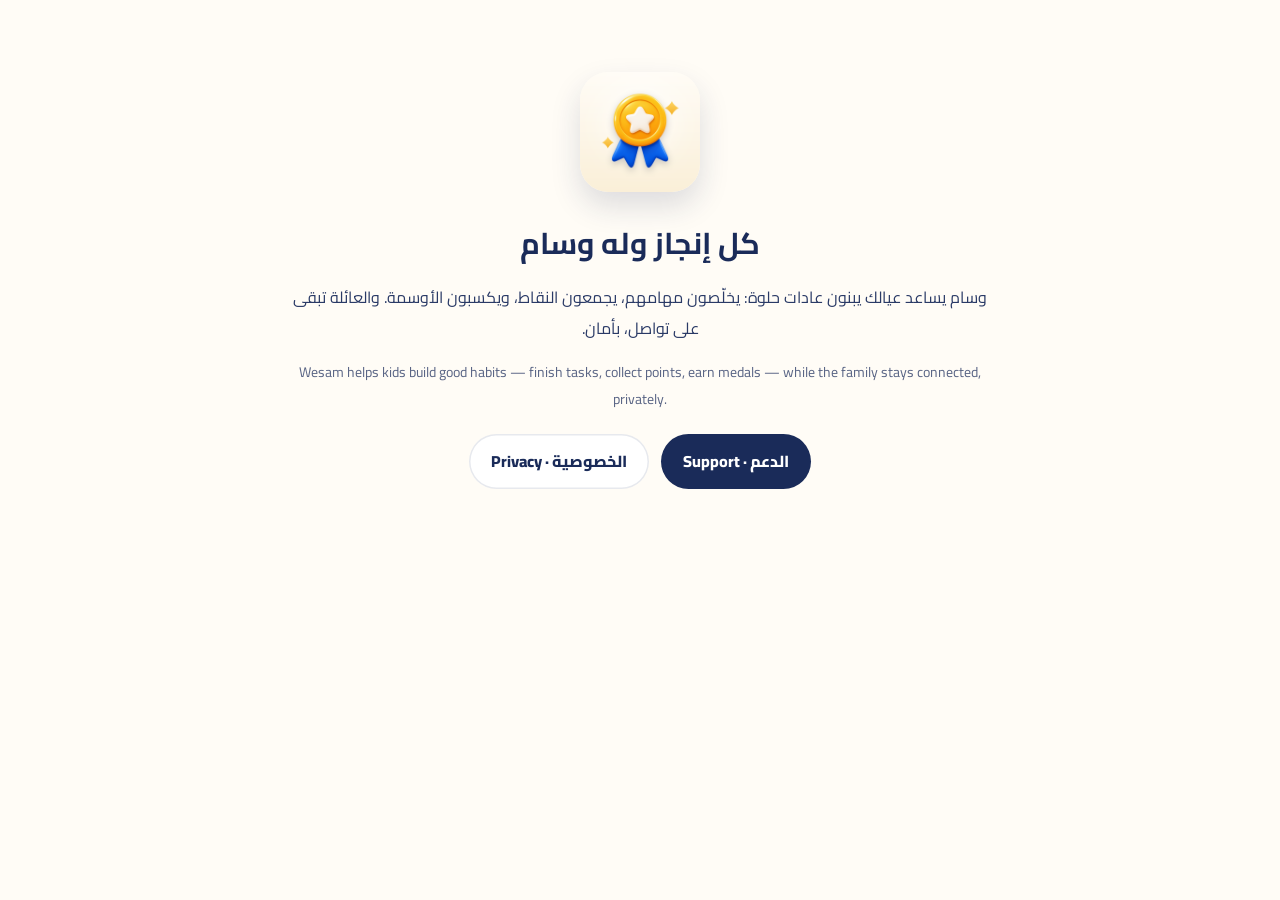
<file: index.html>
<!doctype html>
<html lang="ar" dir="rtl">
<head>
<meta charset="utf-8">
<meta name="viewport" content="width=device-width,initial-scale=1">
<title>وسام · كل إنجاز وله وسام</title>
<link rel="preconnect" href="https://fonts.googleapis.com">
<link rel="stylesheet" href="https://fonts.googleapis.com/css2?family=Cairo:wght@500;700;800&display=swap">
<link rel="stylesheet" href="style.css">
<link rel="icon" href="icon.png">
</head>
<body>
<div class="wrap">
<div class="hero">
<img src="icon.png" alt="وسام">
<h1 style="margin-top:20px">كل إنجاز وله وسام</h1>
<p>وسام يساعد عيالك يبنون عادات حلوة: يخلّصون مهامهم، يجمعون النقاط، ويكسبون الأوسمة. والعائلة تبقى على تواصل، بأمان.</p>
<p class="muted" style="direction:ltr">Wesam helps kids build good habits — finish tasks, collect points, earn medals — while the family stays connected, privately.</p>
<div class="btns"><a class="btn" href="support.html">الدعم · Support</a><a class="btn line" href="privacy.html">الخصوصية · Privacy</a></div>
</div>
</div>
</body>
</html>
</file>
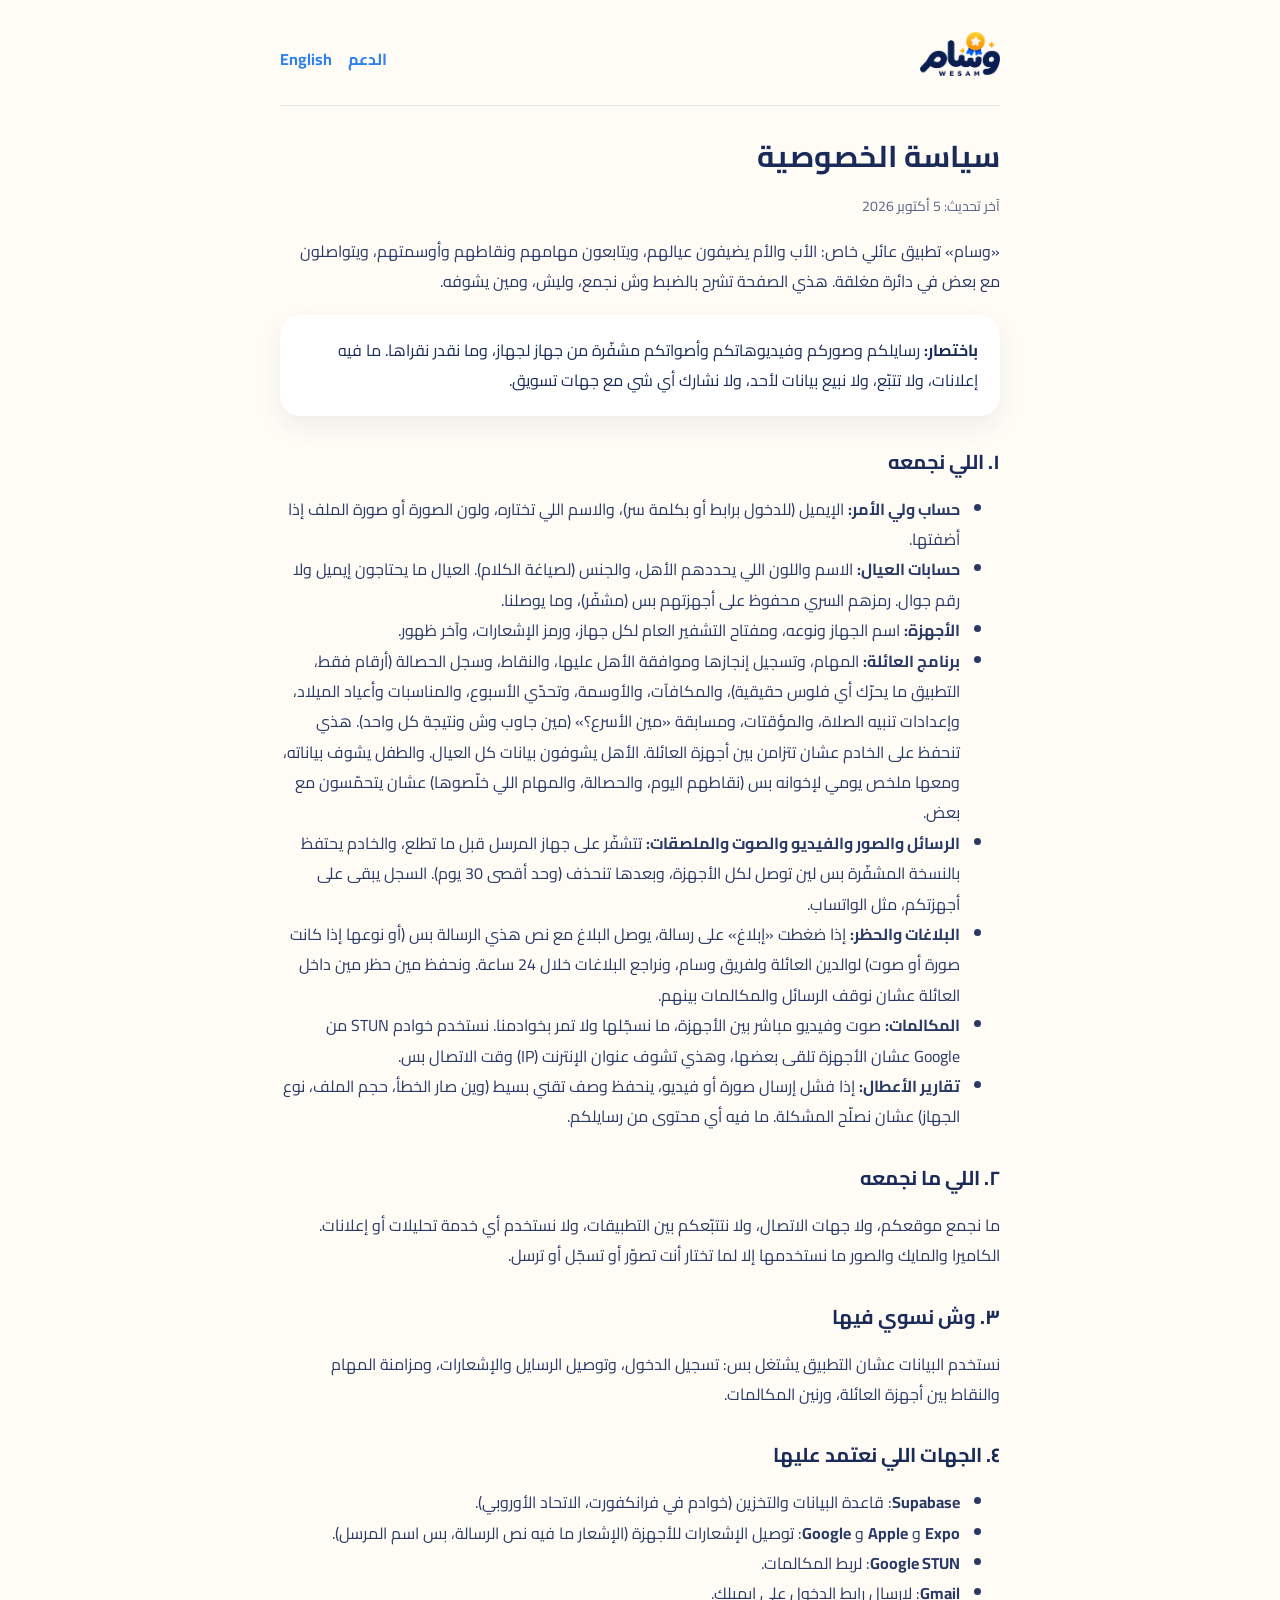
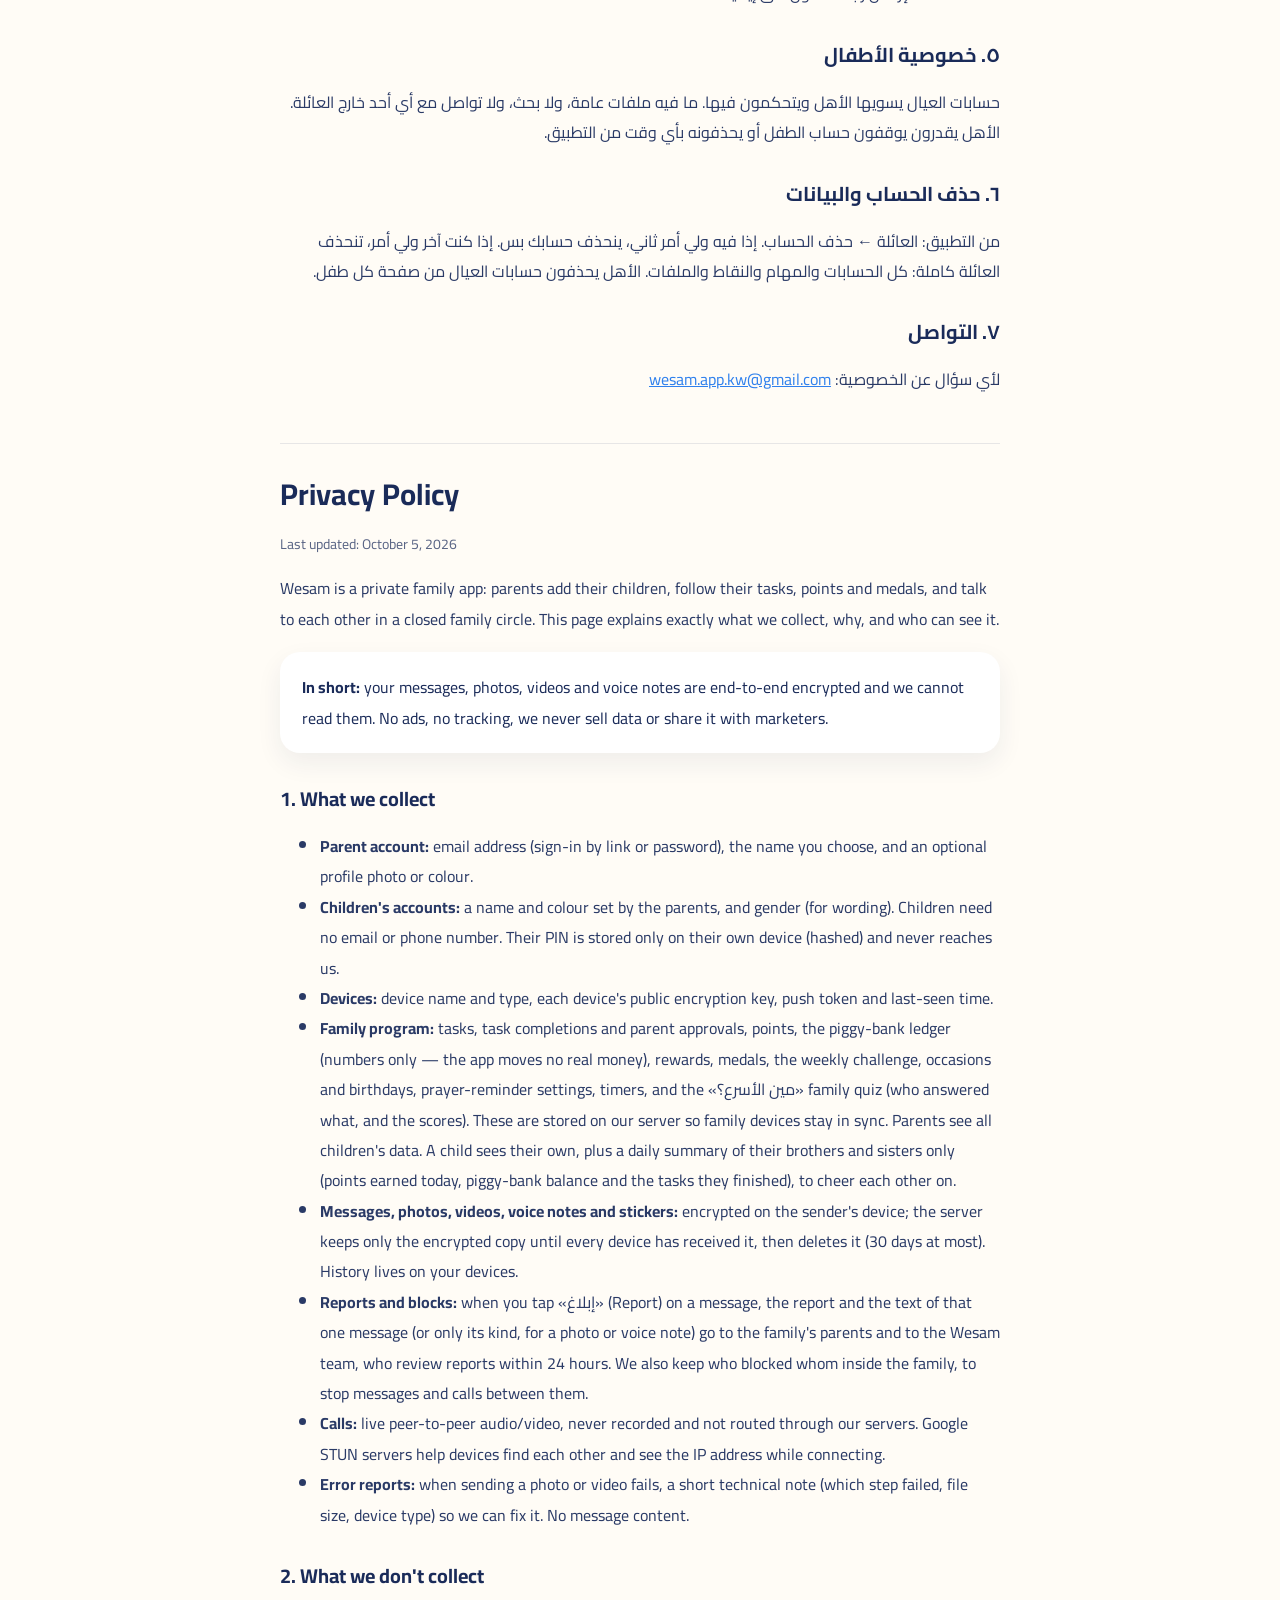
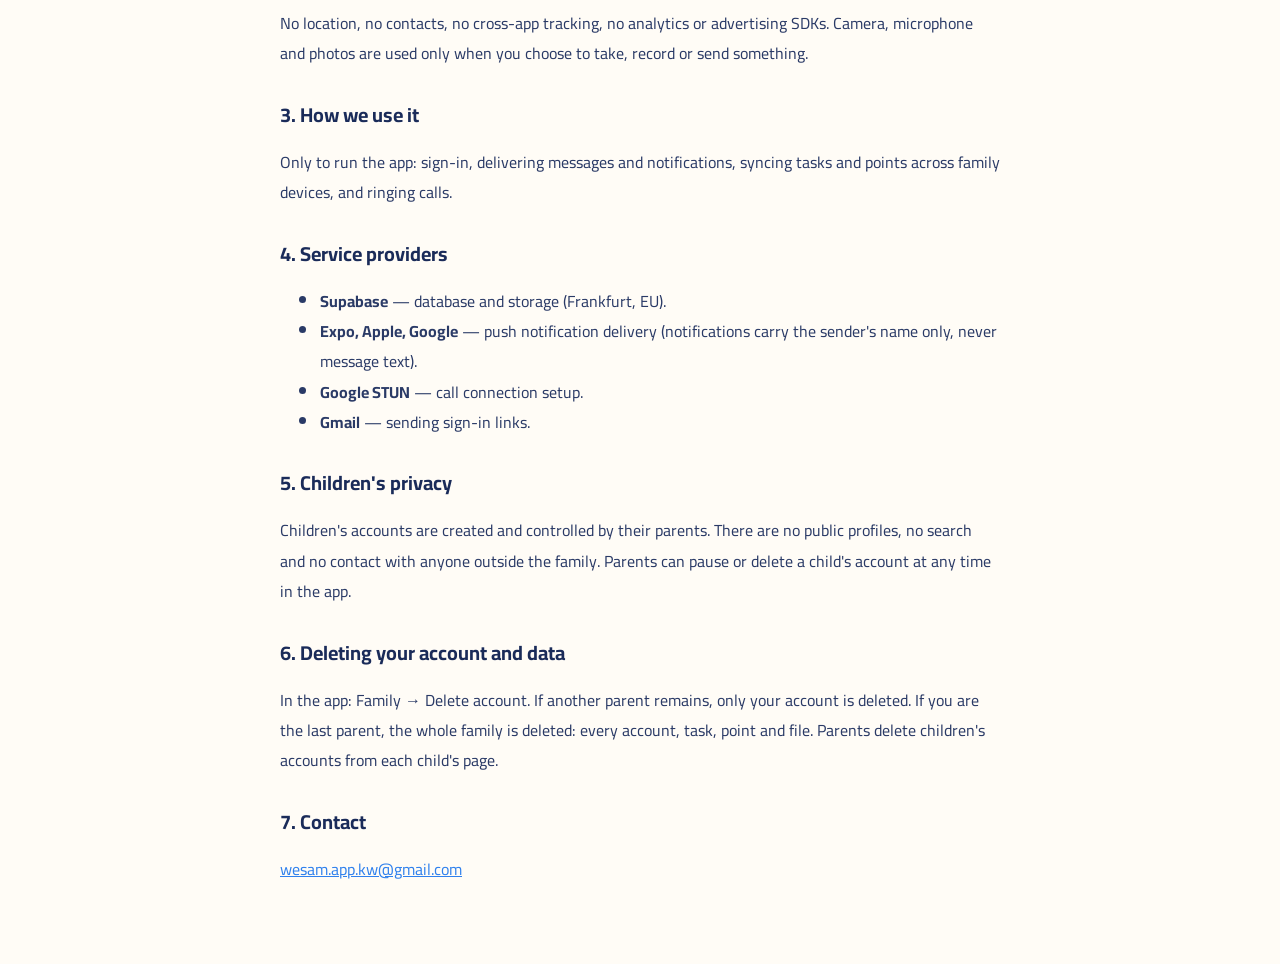
<file: privacy.html>
<!doctype html>
<html lang="ar" dir="rtl">
<head>
<meta charset="utf-8">
<meta name="viewport" content="width=device-width,initial-scale=1">
<title>سياسة الخصوصية · وسام</title>
<link rel="preconnect" href="https://fonts.googleapis.com">
<link rel="stylesheet" href="https://fonts.googleapis.com/css2?family=Cairo:wght@500;700;800&display=swap">
<link rel="stylesheet" href="style.css">
<link rel="icon" href="icon.png">
</head>
<body>
<div class="wrap">
<header><a href="./"><img src="logo.png" alt="وسام"></a><nav><a href="support.html">الدعم</a><a href="#en">English</a></nav></header>

<h1>سياسة الخصوصية</h1>
<p class="muted">آخر تحديث: 5 أكتوبر 2026</p>
<p>«وسام» تطبيق عائلي خاص: الأب والأم يضيفون عيالهم، ويتابعون مهامهم ونقاطهم وأوسمتهم، ويتواصلون مع بعض في دائرة مغلقة. هذي الصفحة تشرح بالضبط وش نجمع، وليش، ومين يشوفه.</p>

<div class="card">
<b>باختصار:</b> رسايلكم وصوركم وفيديوهاتكم وأصواتكم مشفّرة من جهاز لجهاز، وما نقدر نقراها. ما فيه إعلانات، ولا تتبّع، ولا نبيع بيانات لأحد، ولا نشارك أي شي مع جهات تسويق.
</div>

<h2>١. اللي نجمعه</h2>
<ul>
<li><b>حساب ولي الأمر:</b> الإيميل (للدخول برابط أو بكلمة سر)، والاسم اللي تختاره، ولون الصورة أو صورة الملف إذا أضفتها.</li>
<li><b>حسابات العيال:</b> الاسم واللون اللي يحددهم الأهل، والجنس (لصياغة الكلام). العيال ما يحتاجون إيميل ولا رقم جوال. رمزهم السري محفوظ على أجهزتهم بس (مشفّر)، وما يوصلنا.</li>
<li><b>الأجهزة:</b> اسم الجهاز ونوعه، ومفتاح التشفير العام لكل جهاز، ورمز الإشعارات، وآخر ظهور.</li>
<li><b>برنامج العائلة:</b> المهام، وتسجيل إنجازها وموافقة الأهل عليها، والنقاط، وسجل الحصالة (أرقام فقط، التطبيق ما يحرّك أي فلوس حقيقية)، والمكافآت، والأوسمة، وتحدّي الأسبوع، والمناسبات وأعياد الميلاد، وإعدادات تنبيه الصلاة، والمؤقتات، ومسابقة «مين الأسرع؟» (مين جاوب وش ونتيجة كل واحد). هذي تنحفظ على الخادم عشان تتزامن بين أجهزة العائلة. الأهل يشوفون بيانات كل العيال. والطفل يشوف بياناته، ومعها ملخص يومي لإخوانه بس (نقاطهم اليوم، والحصالة، والمهام اللي خلّصوها) عشان يتحمّسون مع بعض.</li>
<li><b>الرسائل والصور والفيديو والصوت والملصقات:</b> تتشفّر على جهاز المرسل قبل ما تطلع، والخادم يحتفظ بالنسخة المشفّرة بس لين توصل لكل الأجهزة، وبعدها تنحذف (وحد أقصى 30 يوم). السجل يبقى على أجهزتكم، مثل الواتساب.</li>
<li><b>البلاغات والحظر:</b> إذا ضغطت «إبلاغ» على رسالة، يوصل البلاغ مع نص هذي الرسالة بس (أو نوعها إذا كانت صورة أو صوت) لوالدين العائلة ولفريق وسام، ونراجع البلاغات خلال 24 ساعة. ونحفظ مين حظر مين داخل العائلة عشان نوقف الرسائل والمكالمات بينهم.</li>
<li><b>المكالمات:</b> صوت وفيديو مباشر بين الأجهزة، ما نسجّلها ولا تمر بخوادمنا. نستخدم خوادم STUN من Google عشان الأجهزة تلقى بعضها، وهذي تشوف عنوان الإنترنت (IP) وقت الاتصال بس.</li>
<li><b>تقارير الأعطال:</b> إذا فشل إرسال صورة أو فيديو، ينحفظ وصف تقني بسيط (وين صار الخطأ، حجم الملف، نوع الجهاز) عشان نصلّح المشكلة. ما فيه أي محتوى من رسايلكم.</li>
</ul>

<h2>٢. اللي ما نجمعه</h2>
<p>ما نجمع موقعكم، ولا جهات الاتصال، ولا نتتبّعكم بين التطبيقات، ولا نستخدم أي خدمة تحليلات أو إعلانات. الكاميرا والمايك والصور ما نستخدمها إلا لما تختار أنت تصوّر أو تسجّل أو ترسل.</p>

<h2>٣. وش نسوي فيها</h2>
<p>نستخدم البيانات عشان التطبيق يشتغل بس: تسجيل الدخول، وتوصيل الرسايل والإشعارات، ومزامنة المهام والنقاط بين أجهزة العائلة، ورنين المكالمات.</p>

<h2>٤. الجهات اللي نعتمد عليها</h2>
<ul>
<li><b>Supabase</b>: قاعدة البيانات والتخزين (خوادم في فرانكفورت، الاتحاد الأوروبي).</li>
<li><b>Expo</b> و <b>Apple</b> و <b>Google</b>: توصيل الإشعارات للأجهزة (الإشعار ما فيه نص الرسالة، بس اسم المرسل).</li>
<li><b>Google STUN</b>: لربط المكالمات.</li>
<li><b>Gmail</b>: لإرسال رابط الدخول على إيميلك.</li>
</ul>

<h2>٥. خصوصية الأطفال</h2>
<p>حسابات العيال يسويها الأهل ويتحكمون فيها. ما فيه ملفات عامة، ولا بحث، ولا تواصل مع أي أحد خارج العائلة. الأهل يقدرون يوقفون حساب الطفل أو يحذفونه بأي وقت من التطبيق.</p>

<h2>٦. حذف الحساب والبيانات</h2>
<p>من التطبيق: العائلة ← حذف الحساب. إذا فيه ولي أمر ثاني، ينحذف حسابك بس. إذا كنت آخر ولي أمر، تنحذف العائلة كاملة: كل الحسابات والمهام والنقاط والملفات. الأهل يحذفون حسابات العيال من صفحة كل طفل.</p>

<h2>٧. التواصل</h2>
<p>لأي سؤال عن الخصوصية: <a href="mailto:wesam.app.kw@gmail.com">wesam.app.kw@gmail.com</a></p>

<section class="en" id="en">
<h1>Privacy Policy</h1>
<p class="muted">Last updated: October 5, 2026</p>
<p>Wesam is a private family app: parents add their children, follow their tasks, points and medals, and talk to each other in a closed family circle. This page explains exactly what we collect, why, and who can see it.</p>
<div class="card"><b>In short:</b> your messages, photos, videos and voice notes are end-to-end encrypted and we cannot read them. No ads, no tracking, we never sell data or share it with marketers.</div>
<h2>1. What we collect</h2>
<ul>
<li><b>Parent account:</b> email address (sign-in by link or password), the name you choose, and an optional profile photo or colour.</li>
<li><b>Children's accounts:</b> a name and colour set by the parents, and gender (for wording). Children need no email or phone number. Their PIN is stored only on their own device (hashed) and never reaches us.</li>
<li><b>Devices:</b> device name and type, each device's public encryption key, push token and last-seen time.</li>
<li><b>Family program:</b> tasks, task completions and parent approvals, points, the piggy-bank ledger (numbers only — the app moves no real money), rewards, medals, the weekly challenge, occasions and birthdays, prayer-reminder settings, timers, and the «مين الأسرع؟» family quiz (who answered what, and the scores). These are stored on our server so family devices stay in sync. Parents see all children's data. A child sees their own, plus a daily summary of their brothers and sisters only (points earned today, piggy-bank balance and the tasks they finished), to cheer each other on.</li>
<li><b>Messages, photos, videos, voice notes and stickers:</b> encrypted on the sender's device; the server keeps only the encrypted copy until every device has received it, then deletes it (30 days at most). History lives on your devices.</li>
<li><b>Reports and blocks:</b> when you tap «إبلاغ» (Report) on a message, the report and the text of that one message (or only its kind, for a photo or voice note) go to the family's parents and to the Wesam team, who review reports within 24 hours. We also keep who blocked whom inside the family, to stop messages and calls between them.</li>
<li><b>Calls:</b> live peer-to-peer audio/video, never recorded and not routed through our servers. Google STUN servers help devices find each other and see the IP address while connecting.</li>
<li><b>Error reports:</b> when sending a photo or video fails, a short technical note (which step failed, file size, device type) so we can fix it. No message content.</li>
</ul>
<h2>2. What we don't collect</h2>
<p>No location, no contacts, no cross-app tracking, no analytics or advertising SDKs. Camera, microphone and photos are used only when you choose to take, record or send something.</p>
<h2>3. How we use it</h2>
<p>Only to run the app: sign-in, delivering messages and notifications, syncing tasks and points across family devices, and ringing calls.</p>
<h2>4. Service providers</h2>
<ul><li><b>Supabase</b> — database and storage (Frankfurt, EU).</li><li><b>Expo, Apple, Google</b> — push notification delivery (notifications carry the sender's name only, never message text).</li><li><b>Google STUN</b> — call connection setup.</li><li><b>Gmail</b> — sending sign-in links.</li></ul>
<h2>5. Children's privacy</h2>
<p>Children's accounts are created and controlled by their parents. There are no public profiles, no search and no contact with anyone outside the family. Parents can pause or delete a child's account at any time in the app.</p>
<h2>6. Deleting your account and data</h2>
<p>In the app: Family → Delete account. If another parent remains, only your account is deleted. If you are the last parent, the whole family is deleted: every account, task, point and file. Parents delete children's accounts from each child's page.</p>
<h2>7. Contact</h2>
<p><a href="mailto:wesam.app.kw@gmail.com">wesam.app.kw@gmail.com</a></p>
</section>
</div>
</body>
</html>
</file>
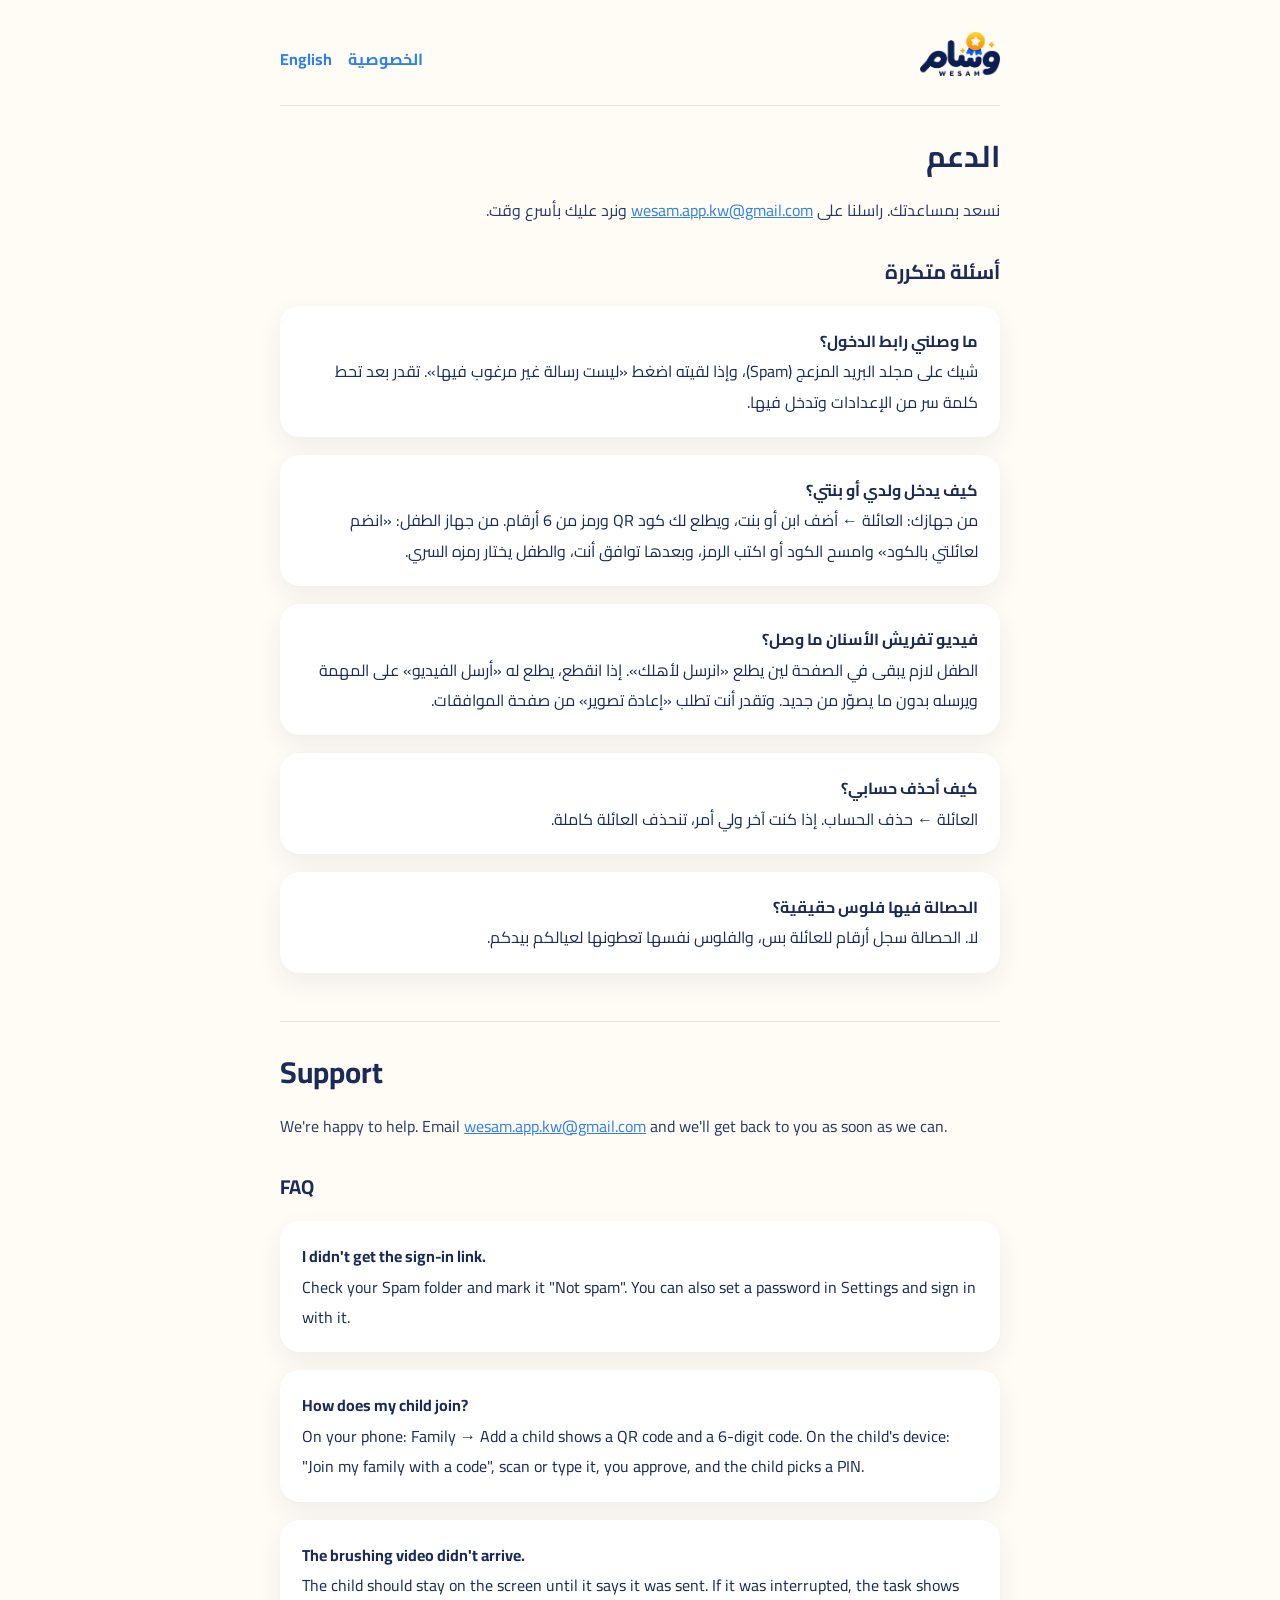
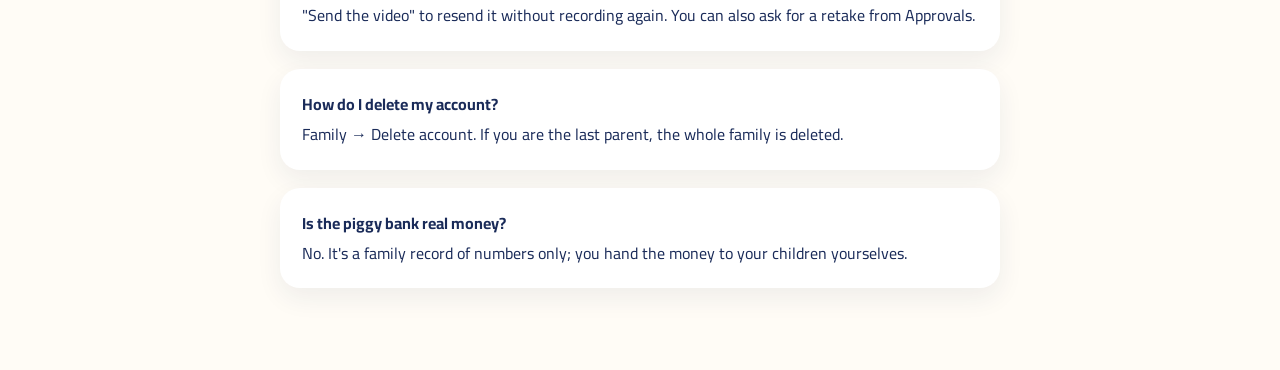
<file: support.html>
<!doctype html>
<html lang="ar" dir="rtl">
<head>
<meta charset="utf-8">
<meta name="viewport" content="width=device-width,initial-scale=1">
<title>الدعم · وسام</title>
<link rel="preconnect" href="https://fonts.googleapis.com">
<link rel="stylesheet" href="https://fonts.googleapis.com/css2?family=Cairo:wght@500;700;800&display=swap">
<link rel="stylesheet" href="style.css">
<link rel="icon" href="icon.png">
</head>
<body>
<div class="wrap">
<header><a href="./"><img src="logo.png" alt="وسام"></a><nav><a href="privacy.html">الخصوصية</a><a href="#en">English</a></nav></header>

<h1>الدعم</h1>
<p>نسعد بمساعدتك. راسلنا على <a href="mailto:wesam.app.kw@gmail.com">wesam.app.kw@gmail.com</a> ونرد عليك بأسرع وقت.</p>

<h2>أسئلة متكررة</h2>
<div class="card"><b>ما وصلني رابط الدخول؟</b><br>شيك على مجلد البريد المزعج (Spam)، وإذا لقيته اضغط «ليست رسالة غير مرغوب فيها». تقدر بعد تحط كلمة سر من الإعدادات وتدخل فيها.</div>
<div class="card"><b>كيف يدخل ولدي أو بنتي؟</b><br>من جهازك: العائلة ← أضف ابن أو بنت، ويطلع لك كود QR ورمز من 6 أرقام. من جهاز الطفل: «انضم لعائلتي بالكود» وامسح الكود أو اكتب الرمز، وبعدها توافق أنت، والطفل يختار رمزه السري.</div>
<div class="card"><b>فيديو تفريش الأسنان ما وصل؟</b><br>الطفل لازم يبقى في الصفحة لين يطلع «انرسل لأهلك». إذا انقطع، يطلع له «أرسل الفيديو» على المهمة ويرسله بدون ما يصوّر من جديد. وتقدر أنت تطلب «إعادة تصوير» من صفحة الموافقات.</div>
<div class="card"><b>كيف أحذف حسابي؟</b><br>العائلة ← حذف الحساب. إذا كنت آخر ولي أمر، تنحذف العائلة كاملة.</div>
<div class="card"><b>الحصالة فيها فلوس حقيقية؟</b><br>لا. الحصالة سجل أرقام للعائلة بس، والفلوس نفسها تعطونها لعيالكم بيدكم.</div>

<section class="en" id="en">
<h1>Support</h1>
<p>We're happy to help. Email <a href="mailto:wesam.app.kw@gmail.com">wesam.app.kw@gmail.com</a> and we'll get back to you as soon as we can.</p>
<h2>FAQ</h2>
<div class="card"><b>I didn't get the sign-in link.</b><br>Check your Spam folder and mark it "Not spam". You can also set a password in Settings and sign in with it.</div>
<div class="card"><b>How does my child join?</b><br>On your phone: Family → Add a child shows a QR code and a 6-digit code. On the child's device: "Join my family with a code", scan or type it, you approve, and the child picks a PIN.</div>
<div class="card"><b>The brushing video didn't arrive.</b><br>The child should stay on the screen until it says it was sent. If it was interrupted, the task shows "Send the video" to resend it without recording again. You can also ask for a retake from Approvals.</div>
<div class="card"><b>How do I delete my account?</b><br>Family → Delete account. If you are the last parent, the whole family is deleted.</div>
<div class="card"><b>Is the piggy bank real money?</b><br>No. It's a family record of numbers only; you hand the money to your children yourselves.</div>
</section>
</div>
</body>
</html>
</file>
<file: style.css>
:root{--n:#1A2B59;--b:#2F80ED;--g:#FFC83D;--c:#FFF8E9;--ink2:#5A6585;--hair:rgba(26,43,89,.1)}
*{box-sizing:border-box}
body{margin:0;background:#FFFCF6;color:var(--n);font-family:Cairo,-apple-system,'Segoe UI',Tahoma,Arial,sans-serif;line-height:1.9}
.wrap{max-width:760px;margin:0 auto;padding:32px 20px 64px}
header{display:flex;align-items:center;justify-content:space-between;gap:16px;padding-bottom:20px;border-bottom:1px solid var(--hair);margin-bottom:28px}
header img{height:44px}
nav a{color:var(--b);text-decoration:none;font-weight:700;margin-inline-start:16px}
h1{font-size:30px;line-height:1.5;margin:0 0 6px}
h2{font-size:20px;line-height:1.6;margin:30px 0 8px}
p,li{font-size:16px;color:#2A3A66}
.muted{color:var(--ink2);font-size:14px}
.card{background:#fff;border-radius:20px;padding:20px 22px;box-shadow:0 10px 26px rgba(26,43,89,.07);margin:18px 0}
.en{direction:ltr;text-align:left;margin-top:48px;padding-top:28px;border-top:1px solid var(--hair)}
a{color:var(--b)}
.hero{text-align:center;padding:40px 0 20px}
.hero img{width:120px;border-radius:28px;box-shadow:0 14px 30px rgba(26,43,89,.15)}
.btns{display:flex;gap:12px;justify-content:center;flex-wrap:wrap;margin-top:22px}
.btn{display:inline-block;padding:12px 22px;border-radius:999px;background:var(--n);color:#fff;text-decoration:none;font-weight:800}
.btn.line{background:#fff;color:var(--n);box-shadow:inset 0 0 0 1.5px var(--hair)}
</file>
